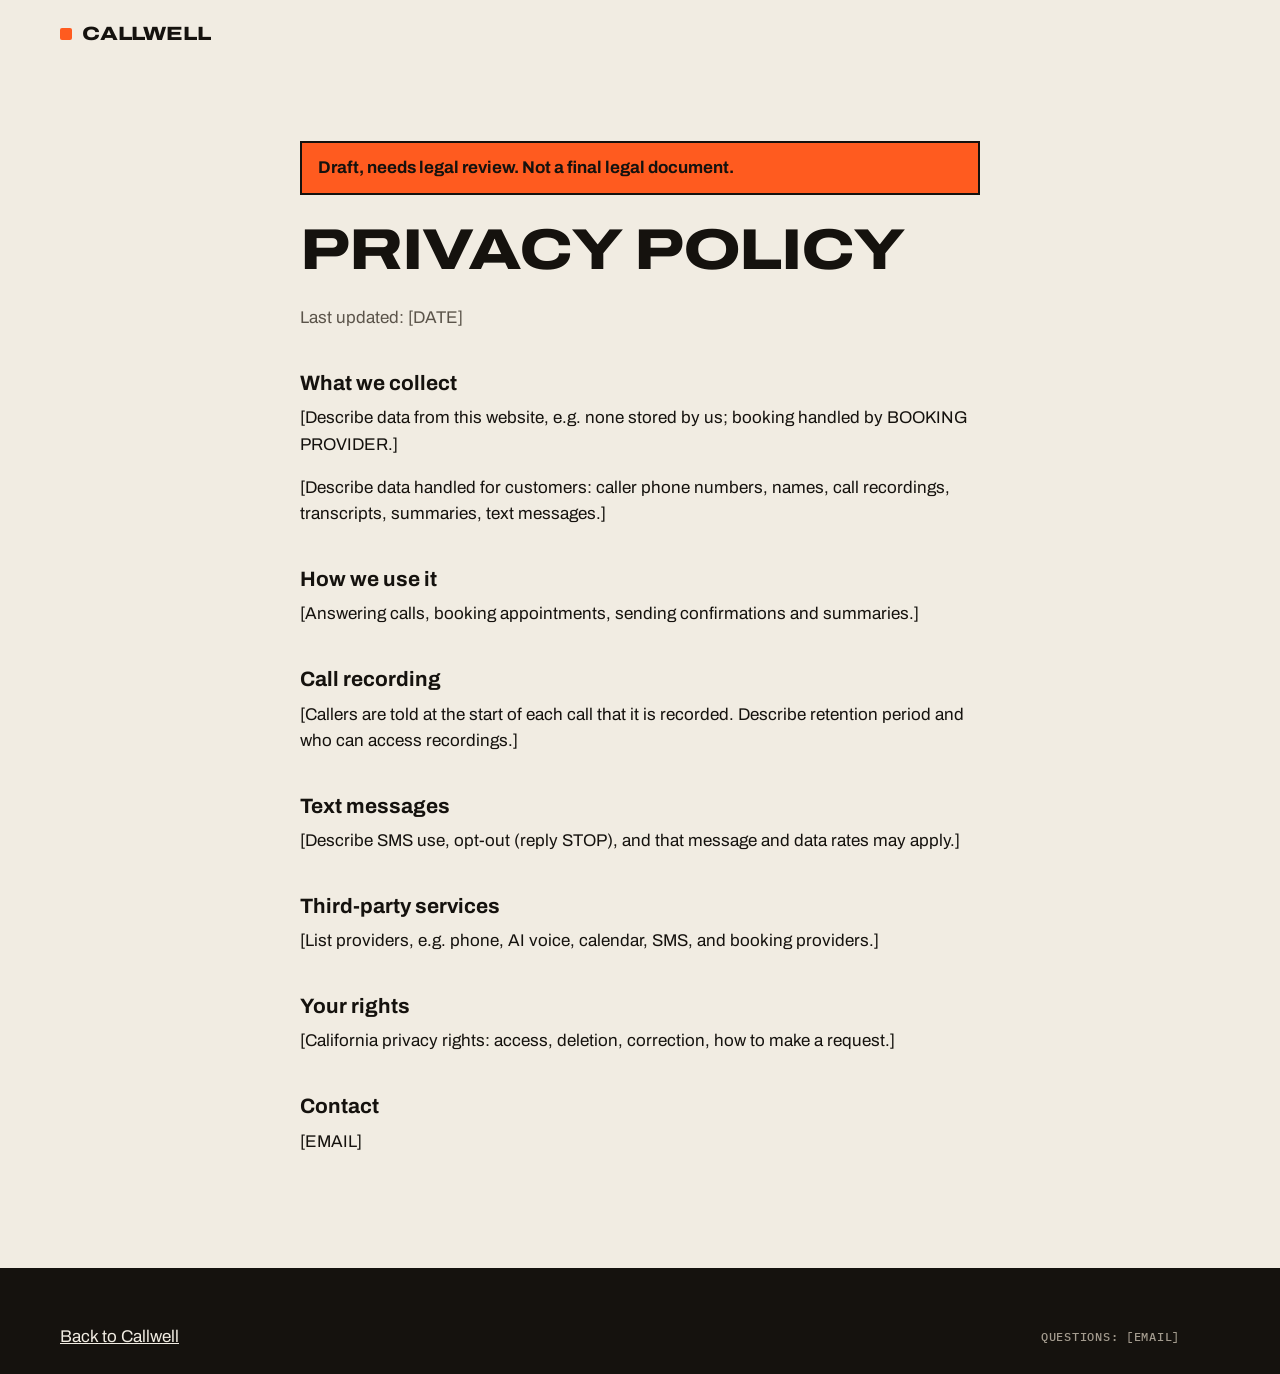
<file: privacy.html>
<!doctype html>
<html lang="en">
<head>
  <meta charset="utf-8">
  <meta name="viewport" content="width=device-width, initial-scale=1">
  <title>Privacy Policy | Callwell</title>
  <!-- Draft page: tell search engines not to index it until legal review is done -->
  <meta name="robots" content="noindex">
  <link rel="icon" href="favicon.svg" type="image/svg+xml">
  <link rel="preconnect" href="https://fonts.googleapis.com">
  <link rel="preconnect" href="https://fonts.gstatic.com" crossorigin>
  <link rel="stylesheet" href="https://fonts.googleapis.com/css2?family=Archivo:wdth,wght@100..125,400..900&family=IBM+Plex+Mono:wght@500&display=swap">
  <link rel="stylesheet" href="css/styles.css">
</head>
<body>
  <a class="skip-link" href="#main">Skip to main content</a>
  <header class="site-header">
    <div class="container site-header__inner">
      <a class="wordmark" href="index.html"><span class="wordmark__dot" aria-hidden="true"></span>Callwell</a>
    </div>
  </header>
  <main id="main" class="legal">
    <div class="container narrow">
      <p class="draft-banner" role="note">Draft, needs legal review. Not a final legal document.</p>
      <h1 class="display">Privacy Policy</h1>
      <p class="muted">Last updated: [DATE]</p>
      <!-- PLACEHOLDER OUTLINE. Have a lawyer write the real text. California law (CCPA/CPRA,
           CalOPPA) and call-recording consent rules apply to this business. -->
      <h2>What we collect</h2>
      <p>[Describe data from this website, e.g. none stored by us; booking handled by BOOKING PROVIDER.]</p>
      <p>[Describe data handled for customers: caller phone numbers, names, call recordings, transcripts, summaries, text messages.]</p>
      <h2>How we use it</h2>
      <p>[Answering calls, booking appointments, sending confirmations and summaries.]</p>
      <h2>Call recording</h2>
      <p>[Callers are told at the start of each call that it is recorded. Describe retention period and who can access recordings.]</p>
      <h2>Text messages</h2>
      <p>[Describe SMS use, opt-out (reply STOP), and that message and data rates may apply.]</p>
      <h2>Third-party services</h2>
      <p>[List providers, e.g. phone, AI voice, calendar, SMS, and booking providers.]</p>
      <h2>Your rights</h2>
      <p>[California privacy rights: access, deletion, correction, how to make a request.]</p>
      <h2>Contact</h2>
      <p>[EMAIL]</p>
    </div>
  </main>
  <footer class="site-footer">
    <div class="container site-footer__row">
      <p><a href="index.html">Back to Callwell</a></p>
      <p class="label">Questions: [EMAIL]</p>
    </div>
  </footer>
</body>
</html>
</file>
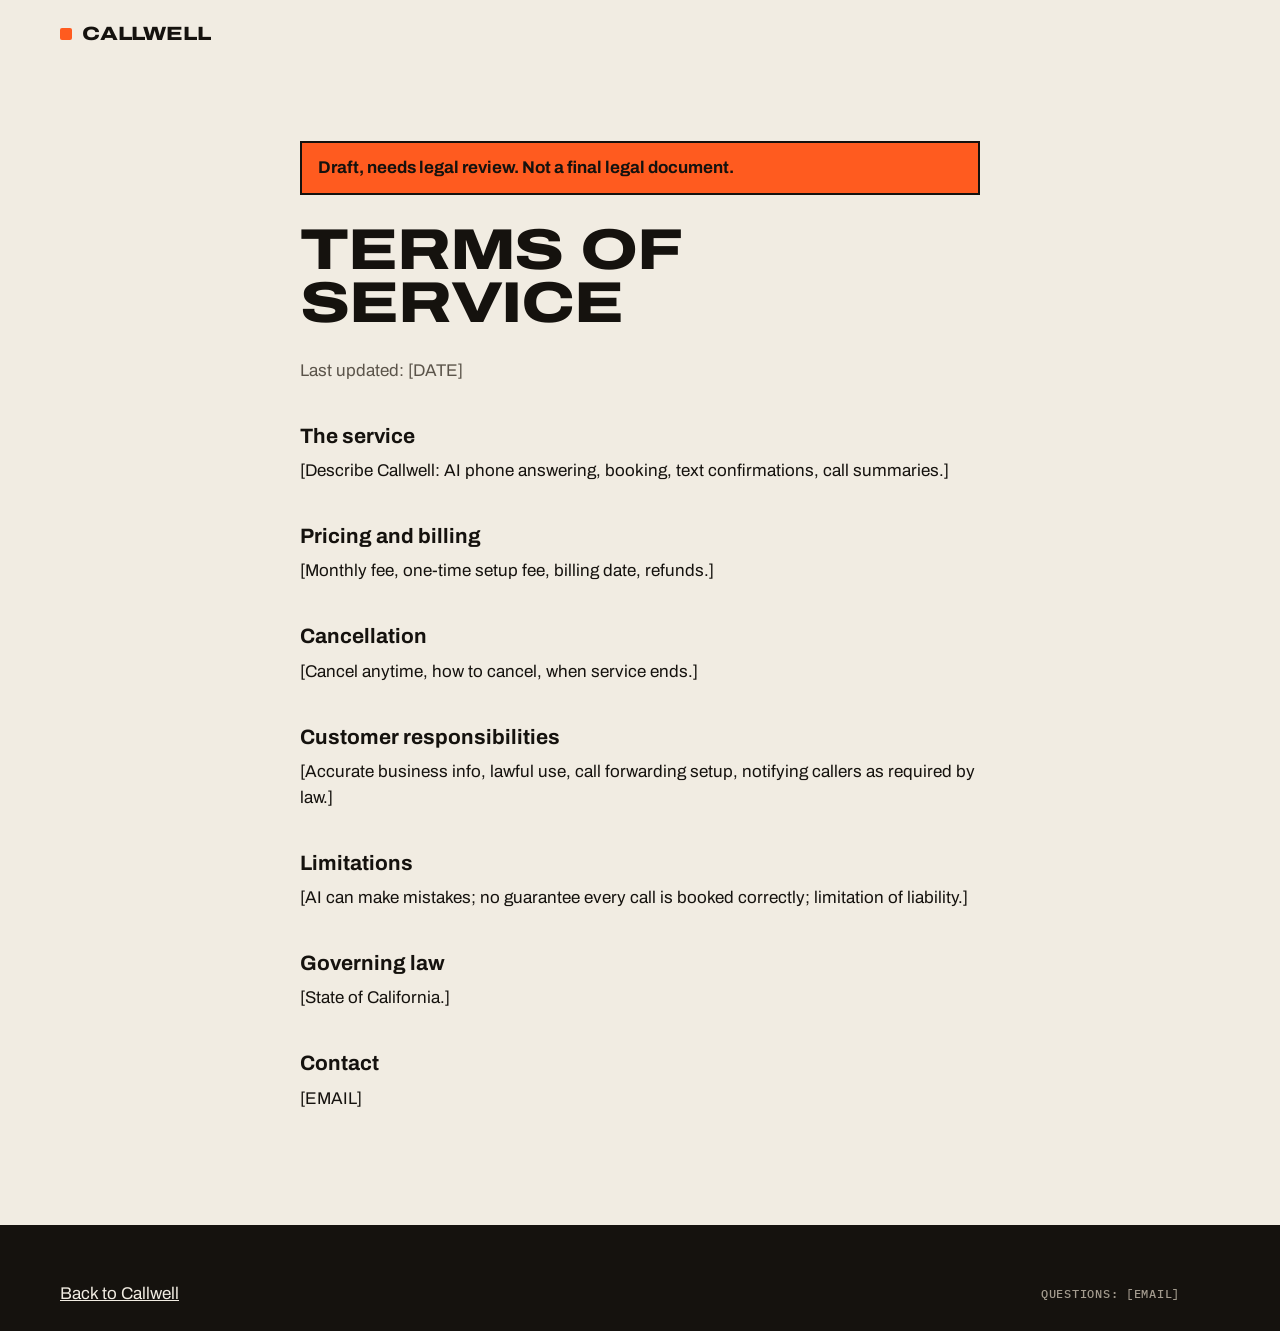
<file: terms.html>
<!doctype html>
<html lang="en">
<head>
  <meta charset="utf-8">
  <meta name="viewport" content="width=device-width, initial-scale=1">
  <title>Terms of Service | Callwell</title>
  <!-- Draft page: tell search engines not to index it until legal review is done -->
  <meta name="robots" content="noindex">
  <link rel="icon" href="favicon.svg" type="image/svg+xml">
  <link rel="preconnect" href="https://fonts.googleapis.com">
  <link rel="preconnect" href="https://fonts.gstatic.com" crossorigin>
  <link rel="stylesheet" href="https://fonts.googleapis.com/css2?family=Archivo:wdth,wght@100..125,400..900&family=IBM+Plex+Mono:wght@500&display=swap">
  <link rel="stylesheet" href="css/styles.css">
</head>
<body>
  <a class="skip-link" href="#main">Skip to main content</a>
  <header class="site-header">
    <div class="container site-header__inner">
      <a class="wordmark" href="index.html"><span class="wordmark__dot" aria-hidden="true"></span>Callwell</a>
    </div>
  </header>
  <main id="main" class="legal">
    <div class="container narrow">
      <p class="draft-banner" role="note">Draft, needs legal review. Not a final legal document.</p>
      <h1 class="display">Terms of Service</h1>
      <p class="muted">Last updated: [DATE]</p>
      <!-- PLACEHOLDER OUTLINE. Have a lawyer write the real text. -->
      <h2>The service</h2>
      <p>[Describe Callwell: AI phone answering, booking, text confirmations, call summaries.]</p>
      <h2>Pricing and billing</h2>
      <p>[Monthly fee, one-time setup fee, billing date, refunds.]</p>
      <h2>Cancellation</h2>
      <p>[Cancel anytime, how to cancel, when service ends.]</p>
      <h2>Customer responsibilities</h2>
      <p>[Accurate business info, lawful use, call forwarding setup, notifying callers as required by law.]</p>
      <h2>Limitations</h2>
      <p>[AI can make mistakes; no guarantee every call is booked correctly; limitation of liability.]</p>
      <h2>Governing law</h2>
      <p>[State of California.]</p>
      <h2>Contact</h2>
      <p>[EMAIL]</p>
    </div>
  </main>
  <footer class="site-footer">
    <div class="container site-footer__row">
      <p><a href="index.html">Back to Callwell</a></p>
      <p class="label">Questions: [EMAIL]</p>
    </div>
  </footer>
</body>
</html>
</file>
<file: css/styles.css>
/* ============================================================
   CALLWELL STYLES: "dispatch board" design
   Warm paper + ink + one accent (safety orange).
   Mobile first: base rules target phones, @media blocks add
   rules for wider screens.
   ============================================================ */

/* ---------- Design tokens (change colors here) ----------
   Contrast checked: ink on paper 15.9:1, muted on paper 6.3:1,
   ink on orange 6.0:1, orange on ink 6.0:1, accent-dark on any paper 5.0:1+. */
:root {
  --paper: #f1ece2;        /* main background, warm off-white */
  --paper-2: #e6dfd1;      /* alternate section background */
  --paper-3: #fbf8f2;      /* receipt card */
  --ink: #15120e;          /* near-black text and dark sections */
  --ink-2: #26211b;        /* raised surface on dark sections */
  --muted: #5b544a;        /* secondary text on paper */
  --muted-ink: #a39b8e;    /* secondary text on ink */
  --accent: #ff5b1f;       /* THE accent: safety orange. Never as text on paper. */
  --accent-dark: #a8350a;  /* orange that IS readable as text on all paper colors (5:1+) */
  --rule: rgba(21, 18, 14, 0.16);       /* hairline borders on paper */
  --rule-ink: rgba(241, 236, 226, 0.16); /* hairline borders on ink */
  --focus: var(--ink);     /* focus ring color, flipped on dark sections */
  --max: 1240px;
  --ease: cubic-bezier(0.2, 0.7, 0.1, 1); /* fast start, soft landing */
  --font: 'Archivo', system-ui, -apple-system, 'Segoe UI', Roboto, sans-serif;
  --mono: 'IBM Plex Mono', ui-monospace, 'SFMono-Regular', Menlo, monospace;
}

/* ---------- Reset and base ---------- */
*, *::before, *::after { box-sizing: border-box; }

html { scroll-behavior: smooth; scroll-padding-top: 80px; }

body {
  margin: 0;
  background: var(--paper);
  color: var(--ink);
  font-family: var(--font);
  font-size: 1.0625rem;
  line-height: 1.55;
  -webkit-font-smoothing: antialiased;
  padding-bottom: 76px; /* room for the sticky mobile bar */
}

h1, h2, h3 { margin: 0 0 0.5em; line-height: 1.05; }
h3 { font-size: 1.25rem; font-weight: 700; font-stretch: 108%; letter-spacing: -0.01em; }
p { margin: 0 0 1em; }
a { color: inherit; }

::selection { background: var(--accent); color: var(--ink); }

/* Visible focus ring for keyboard users. :focus-visible skips it for mouse clicks. */
:focus-visible { outline: 3px solid var(--focus); outline-offset: 3px; }

.container { width: 100%; max-width: var(--max); margin: 0 auto; padding: 0 20px; }
@media (min-width: 768px) { .container { padding: 0 40px; } }

.muted { color: var(--muted); }

/* Hides text visually but keeps it for screen readers */
.visually-hidden {
  position: absolute !important;
  width: 1px; height: 1px;
  overflow: hidden;
  clip: rect(0 0 0 0);
  white-space: nowrap;
}

.skip-link {
  position: absolute;
  left: 12px;
  top: -60px; /* hidden above the screen until focused */
  background: var(--ink);
  color: var(--paper);
  padding: 10px 16px;
  z-index: 100;
  font-weight: 700;
}
.skip-link:focus { top: 12px; }

/* ---------- Typography helpers ---------- */
/* Big headline style: wide (font-stretch), heavy, uppercase, tight lines. */
.display {
  font-family: var(--font);
  font-weight: 800;
  font-stretch: 125%;
  text-transform: uppercase;
  letter-spacing: -0.02em;
  line-height: 0.92;
}
.display--md { font-size: clamp(2rem, 7.5vw, 4.25rem); margin-bottom: 0.4em; }

/* Small monospace label, like a field on a work order */
.label {
  font-family: var(--mono);
  font-size: 0.75rem;
  font-weight: 500;
  letter-spacing: 0.06em;
  text-transform: uppercase;
  line-height: 1.4;
}
.section-label { color: var(--accent-dark); margin-bottom: 20px; }

/* ---------- Buttons ----------
   Hover effect: a second background (ink) grows from 0% to 100% height. */
.btn {
  display: inline-flex;
  align-items: center;
  justify-content: center;
  gap: 0.55em;
  text-align: center;
  min-height: 54px;          /* big tap target for thumbs */
  padding: 0 24px;
  border: 2px solid var(--ink);
  border-radius: 4px;        /* nearly square: sturdy, not bubbly */
  font-family: var(--font);
  font-weight: 700;
  font-stretch: 110%;
  font-size: 1rem;
  text-decoration: none;
  background-repeat: no-repeat;
  background-position: bottom;
  background-size: 100% 0%;
  transition: background-size 0.35s var(--ease), color 0.25s ease, border-color 0.25s ease;
}
.btn:hover { background-size: 100% 100%; }
.btn--accent { background-color: var(--accent); background-image: linear-gradient(var(--ink), var(--ink)); color: var(--ink); }
.btn--accent:hover { color: var(--paper); }
.btn--line { background-image: linear-gradient(var(--ink), var(--ink)); color: var(--ink); }
.btn--line:hover { color: var(--paper); }
.btn--ink { background-color: var(--ink); background-image: linear-gradient(var(--paper), var(--paper)); color: var(--paper); }
.btn--ink:hover { color: var(--ink); }
.btn--paper { background-color: var(--paper); color: var(--ink); border-color: var(--paper); }
.btn--small { min-height: 42px; padding: 0 16px; font-size: 0.9rem; }
.btn--block { width: 100%; }
.btn .arrow { transition: transform 0.3s var(--ease); }
.btn:hover .arrow { transform: translateX(5px); }
.icon { width: 18px; height: 18px; fill: currentColor; flex: none; }

.cta-row { display: flex; flex-direction: column; gap: 12px; margin-top: 32px; }
@media (min-width: 560px) { .cta-row { flex-direction: row; flex-wrap: wrap; } }

/* ---------- Live dot: an orange dot with a ring that pulses outward ---------- */
.live-dot {
  position: relative;
  display: inline-block;
  width: 8px;
  height: 8px;
  border-radius: 50%;
  background: var(--accent);
  margin-right: 6px;
  vertical-align: 1px;
}
.live-dot::after {
  content: '';
  position: absolute;
  inset: 0;
  border-radius: 50%;
  border: 2px solid var(--accent);
  animation: ping 1.8s var(--ease) infinite;
}
@keyframes ping {
  from { transform: scale(1); opacity: 0.9; }
  to { transform: scale(3); opacity: 0; }
}

/* ---------- Header ----------
   Sticky. main.js adds .is-hidden when you scroll down (more room to read)
   and removes it when you scroll up (menu is right there when you want it). */
.site-header {
  position: sticky;
  top: 0;
  z-index: 30;
  background: var(--paper);
  border-bottom: 1px solid transparent;
  transition: transform 0.4s var(--ease), border-color 0.3s ease;
}
.site-header.is-scrolled { border-color: var(--rule); }
.site-header.is-hidden { transform: translateY(-100%); }
.site-header__inner { display: flex; align-items: center; justify-content: space-between; gap: 24px; height: 68px; }

.wordmark {
  font-weight: 800;
  font-stretch: 125%;
  text-transform: uppercase;
  letter-spacing: -0.01em;
  font-size: 1.2rem;
  text-decoration: none;
  display: inline-flex;
  align-items: center;
  gap: 4px;
}
.wordmark__dot { width: 12px; height: 12px; background: var(--accent); border-radius: 2px; margin-right: 6px; }

.site-nav { display: none; margin-left: auto; }
.site-nav ul { list-style: none; display: flex; gap: 28px; margin: 0; padding: 0; }
/* Underline that grows from left on hover */
.site-nav a {
  text-decoration: none;
  font-weight: 600;
  background: linear-gradient(currentColor, currentColor) no-repeat left bottom / 0% 2px;
  transition: background-size 0.3s var(--ease);
  padding-bottom: 2px;
}
.site-nav a:hover { background-size: 100% 2px; }
@media (min-width: 860px) { .site-nav { display: block; } }

/* ---------- Load-in animations (pure CSS, start instantly) ----------
   --d is a delay step set in the HTML (style="--d: 2"). */
.mask { display: block; overflow: hidden; padding-bottom: 0.06em; margin-bottom: -0.06em; }
.rise {
  display: inline-block;
  transform: translateY(105%);
  animation: rise 0.95s var(--ease) forwards;
  animation-delay: calc(var(--d, 0) * 90ms + 80ms);
}
@keyframes rise { to { transform: translateY(0); } }

.fade-in {
  opacity: 0;
  transform: translateY(18px);
  animation: fade-up 0.9s var(--ease) forwards;
  animation-delay: calc(var(--d, 0) * 90ms + 150ms);
}
@keyframes fade-up { to { opacity: 1; transform: none; } }
/* The hero paragraph is the biggest text on phones, so Google's "Largest Contentful
   Paint" speed score waits for it. It slides but never starts invisible, so it counts
   as painted from the very first frame. */
.hero__sub.fade-in { opacity: 1; animation-name: slide-up; }
@keyframes slide-up { to { transform: none; } }

/* ---------- Hero ---------- */
.hero { padding-top: 28px; overflow: hidden; }
.hero__grid { display: grid; gap: 40px; }
.hero__status { color: var(--muted); margin-bottom: 24px; }
.hero__title { font-size: clamp(2.2rem, 10vw, 8.6rem); margin-bottom: 28px; }
.accent-dot { color: var(--accent); }
.hero__sub { font-size: 1.15rem; max-width: 34em; color: #2f2a23; }

/* Desktop: the title spans the full width, then copy on the left and the call card on the right.
   display: contents makes .hero__copy's children act as direct grid items. */
@media (min-width: 960px) {
  .hero { padding-top: 48px; }
  .hero__grid {
    grid-template-columns: 1.1fr 1fr;
    grid-template-areas:
      'status status'
      'title  title'
      'sub    call'
      'cta    call';
    grid-template-rows: auto auto auto 1fr; /* last row soaks up the card's extra height */
    column-gap: 64px;
    row-gap: 0;
    align-items: start;
  }
  .hero__copy { display: contents; }
  .hero__status { grid-area: status; }
  .hero__title { grid-area: title; }
  .hero__sub { grid-area: sub; font-size: 1.25rem; }
  #hero-ctas { grid-area: cta; margin-top: 8px; }
  .call { grid-area: call; }
}

/* ---------- Live call card ---------- */
.call {
  margin: 0;
  background: var(--ink);
  color: var(--paper);
  border-radius: 6px;
  padding: 18px;
  --focus: var(--accent);
  box-shadow: 0 30px 60px -30px rgba(21, 18, 14, 0.5);
}
.call__bar { display: flex; justify-content: space-between; padding-bottom: 14px; border-bottom: 1px solid var(--rule-ink); }
.call__timer { color: var(--muted-ink); font-variant-numeric: tabular-nums; }
.call__log { list-style: none; margin: 16px 0 0; padding: 0; display: grid; gap: 10px; }
.call__caption { color: var(--muted-ink); margin-top: 16px; }

.msg { padding: 12px 14px; border-radius: 4px; font-size: 0.95rem; line-height: 1.45; position: relative; }
.msg .label { display: block; margin-bottom: 4px; color: var(--muted-ink); }
.msg--agent { background: var(--ink-2); margin-right: 12%; }
.msg--agent .label { color: var(--accent); }
.msg--caller { border: 1px solid var(--rule-ink); margin-left: 12%; }
.event { display: flex; gap: 10px; align-items: center; font-size: 0.92rem; padding: 2px 2px; }
.event strong { font-family: var(--mono); font-weight: 500; text-transform: uppercase; font-size: 0.75rem; letter-spacing: 0.06em; color: var(--accent); margin-right: 6px; }
.event__tick {
  display: grid; place-items: center;
  width: 22px; height: 22px; border-radius: 50%;
  background: var(--accent); color: var(--ink);
  font-size: 0.75rem; font-weight: 700; flex: none;
}

/* Animation states, only active once main.js adds .is-playing.
   Without JS every line is simply visible. */
.call.is-playing [data-step] { opacity: 0; transform: translateY(8px); transition: opacity 0.45s var(--ease), transform 0.45s var(--ease); }
.call.is-playing [data-step].is-shown { opacity: 1; transform: none; }
/* "Typing": hide the words and show three bouncing dots in their place */
.msg.is-typing { color: transparent; }
.msg.is-typing .label { color: transparent; }
.msg.is-typing::after {
  content: '';
  position: absolute;
  left: 14px;
  top: 50%;
  width: 6px; height: 6px;
  border-radius: 50%;
  background: var(--muted-ink);
  box-shadow: 12px 0 var(--muted-ink), 24px 0 var(--muted-ink);
  animation: typing 0.9s ease-in-out infinite;
}
@keyframes typing { 50% { opacity: 0.3; } }

/* ---------- Waveform band ---------- */
.wave { position: relative; height: clamp(150px, 26vh, 300px); margin-top: 48px; }
.wave__fallback { position: absolute; inset: 0; width: 100%; height: 100%; transition: opacity 0.8s ease; }
.wave__fallback path { fill: none; stroke-width: 1.25; vector-effect: non-scaling-stroke; }
.wave__fallback .i { stroke: var(--ink); }
.wave__fallback .a { stroke: var(--accent); }
.wave canvas { position: absolute; inset: 0; width: 100%; height: 100%; opacity: 0; transition: opacity 1s ease; }
.wave canvas.is-ready { opacity: 1; }
.wave.has-canvas .wave__fallback { opacity: 0; }

/* ---------- Ticker: text strip that scrolls sideways forever ----------
   Two identical groups side by side. Moving the track left by exactly 50%
   lines group 2 up where group 1 started, so the loop has no visible seam. */
.ticker { background: var(--ink); color: var(--paper); overflow: hidden; padding: 18px 0; }
.ticker__track { display: flex; width: max-content; animation: ticker 32s linear infinite; }
.ticker:hover .ticker__track { animation-play-state: paused; }
.ticker__group { display: flex; margin: 0; }
.ticker__group span {
  font-weight: 800;
  font-stretch: 125%;
  text-transform: uppercase;
  font-size: clamp(1.1rem, 2.6vw, 1.6rem);
  white-space: nowrap;
  display: inline-flex;
  align-items: center;
}
.ticker__group span::after { content: '\2733'; color: var(--accent); margin: 0 28px; font-size: 0.8em; } /* ✳ */
@keyframes ticker { to { transform: translateX(-50%); } }

/* ---------- Sections ---------- */
.section { padding: 88px 0; }
.section--alt { background: var(--paper-2); }
.section--rule { border-top: 1px solid var(--rule); }
.section--ink { background: var(--ink); color: var(--paper); --focus: var(--accent); }
.section--ink .muted, .section--ink .hint { color: var(--muted-ink); }
.section--ink .section-label { color: var(--accent); }
@media (min-width: 768px) { .section { padding: 136px 0; } }

/* Word-by-word headline reveal (main.js wraps each word in .word inside .word-mask) */
.word-mask { display: inline-block; overflow: hidden; vertical-align: top; padding-bottom: 0.08em; margin-bottom: -0.08em; }
.word { display: inline-block; }

/* ---------- Problem ---------- */
.problem__big {
  font-size: clamp(1.7rem, 5.4vw, 3.7rem);
  font-weight: 700;
  font-stretch: 110%;
  line-height: 1.12;
  letter-spacing: -0.02em;
  max-width: 24ch;
  margin-bottom: 56px;
}
.problem__foot { display: grid; gap: 8px; max-width: 900px; color: var(--muted); font-size: 1.1rem; }
.problem__answer {
  color: var(--ink);
  font-weight: 700;
  font-stretch: 110%;
  /* Orange "highlighter" stroke under the words. clone = repeat it on every wrapped line. */
  background: linear-gradient(var(--accent), var(--accent)) no-repeat 0 92% / 100% 0.3em;
  -webkit-box-decoration-break: clone;
  box-decoration-break: clone;
}
@media (min-width: 768px) { .problem__foot { grid-template-columns: 1fr 1fr; gap: 48px; align-items: start; } }

/* ---------- How it works ---------- */
.how { display: grid; gap: 40px; }
.how__steps { position: relative; padding-left: 28px; }
.how__progress { position: absolute; left: 0; top: 0; bottom: 0; width: 2px; background: var(--rule); }
.how__progress-fill { position: absolute; inset: 0; background: var(--accent); transform-origin: top; }
.steps { list-style: none; margin: 0; padding: 0; }
.step { padding: 32px 0; border-top: 1px solid var(--rule); }
.step:first-child { border-top: 0; padding-top: 0; }
.step__num { display: block; color: var(--accent-dark); margin-bottom: 12px; }
.step h3 { font-size: clamp(1.4rem, 3.2vw, 2rem); font-weight: 800; font-stretch: 115%; text-transform: uppercase; letter-spacing: -0.015em; }
.step p { color: var(--muted); max-width: 34em; margin: 0; }
@media (min-width: 960px) {
  .how { grid-template-columns: 5fr 7fr; gap: 64px; }
  .how__head { position: sticky; top: 110px; align-self: start; }
}

/* ---------- Calculator ---------- */
.calc-wrap { display: grid; gap: 48px; }
.calc { display: grid; gap: 28px; }
.field__top { display: flex; justify-content: space-between; align-items: baseline; gap: 16px; margin-bottom: 6px; }
.field label { font-weight: 600; }
.field__val { font-family: var(--mono); font-size: 1.15rem; font-variant-numeric: tabular-nums; }
.hint { color: var(--muted); font-size: 0.875rem; margin: 8px 0 0; }

/* Custom range slider. --fill (set by main.js) colors the track up to the thumb. */
input[type='range'] {
  -webkit-appearance: none;
  appearance: none;
  width: 100%;
  height: 44px;               /* tall invisible hit area for fingers */
  background: transparent;
  margin: 0;
  cursor: pointer;
  --fill: 50%;
}
input[type='range']::-webkit-slider-runnable-track {
  height: 4px;
  border-radius: 2px;
  background: linear-gradient(90deg, var(--accent) var(--fill), var(--rule-ink) var(--fill));
}
input[type='range']::-moz-range-track { height: 4px; border-radius: 2px; background: var(--rule-ink); }
input[type='range']::-moz-range-progress { height: 4px; border-radius: 2px; background: var(--accent); }
input[type='range']::-webkit-slider-thumb {
  -webkit-appearance: none;
  width: 26px; height: 26px;
  margin-top: -11px;          /* centers the thumb on the 4px track */
  border-radius: 50%;
  background: var(--accent);
  border: 4px solid var(--ink);
  box-shadow: 0 0 0 2px var(--accent);
  transition: transform 0.2s var(--ease);
}
input[type='range']::-moz-range-thumb {
  width: 18px; height: 18px;
  border-radius: 50%;
  background: var(--accent);
  border: 4px solid var(--ink);
  box-shadow: 0 0 0 2px var(--accent);
}
input[type='range']:active::-webkit-slider-thumb { transform: scale(1.15); }
input[type='range']:focus-visible { outline: 3px solid var(--accent); outline-offset: 4px; }

.calc__result { border-top: 2px solid var(--accent); padding-top: 24px; margin-top: 8px; }
.calc__result .label { color: var(--muted-ink); margin: 0; }
.calc__total {
  display: block;
  font-weight: 800;
  font-stretch: 125%;
  font-size: clamp(3rem, 13vw, 6.5rem);
  line-height: 1;
  letter-spacing: -0.03em;
  color: var(--accent);
  margin: 8px 0 4px;
  font-variant-numeric: tabular-nums;
}
@media (min-width: 960px) { .calc-wrap { grid-template-columns: 5fr 7fr; gap: 64px; } }

/* ---------- Trades ---------- */
.trades { list-style: none; margin: 40px 0 0; padding: 0; display: grid; border-top: 1px solid var(--rule); }
.trades li {
  position: relative;
  display: flex;
  align-items: baseline;
  gap: 16px;
  padding: 16px 8px;
  border-bottom: 1px solid var(--rule);
  font-weight: 800;
  font-stretch: 125%;
  text-transform: uppercase;
  font-size: clamp(1.5rem, 5.5vw, 2.6rem);
  letter-spacing: -0.02em;
  line-height: 1.1;
  isolation: isolate;
}
.trades .label { color: var(--muted); letter-spacing: 0.06em; }
/* Hover: orange fill rises from the bottom of the row */
.trades li::before {
  content: '';
  position: absolute;
  inset: 0;
  z-index: -1;
  background: var(--accent);
  transform: scaleY(0);
  transform-origin: bottom;
  transition: transform 0.4s var(--ease);
}
@media (hover: hover) {
  .trades li:hover::before { transform: scaleY(1); }
  .trades li:hover .label { color: var(--ink); }
}
@media (min-width: 768px) { .trades { grid-template-columns: 1fr 1fr; column-gap: 40px; } }

/* ---------- Features (spec sheet grid) ---------- */
.specs {
  list-style: none;
  margin: 40px 0 0;
  padding: 0;
  display: grid;
  border-top: 1px solid var(--rule);
  border-left: 1px solid var(--rule);
}
.spec { padding: 32px 24px; border-right: 1px solid var(--rule); border-bottom: 1px solid var(--rule); }
.spec p { color: var(--muted); margin: 0; }
.spec__icon { width: 34px; height: 34px; margin-bottom: 28px; fill: none; stroke: var(--ink); stroke-width: 1.5; stroke-linecap: round; stroke-linejoin: round; }
/* pathLength="1" in the HTML means a dash of length 1 covers the whole line.
   Animating dashoffset from 1 to 0 "draws" the icon. */
.spec__icon * { stroke-dasharray: 1; stroke-dashoffset: 0; }
.spec:hover .spec__icon { stroke: var(--accent-dark); }
@media (min-width: 640px) { .specs { grid-template-columns: 1fr 1fr; } }
@media (min-width: 1024px) { .specs { grid-template-columns: repeat(3, 1fr); } .spec { padding: 40px 32px; } }

/* ---------- Pricing (receipt) ---------- */
.pricing { display: grid; gap: 40px; align-items: start; }
.receipt {
  background: var(--paper-3);
  border: 1px solid var(--ink);
  border-radius: 4px;
  padding: 28px 24px;
  box-shadow: 8px 8px 0 var(--ink); /* hard offset shadow: a printed, physical feel */
}
.receipt__price {
  font-weight: 800;
  font-stretch: 125%;
  font-size: clamp(4rem, 16vw, 7rem);
  line-height: 0.9;
  letter-spacing: -0.04em;
  margin: 0 0 24px;
  display: flex;
  align-items: baseline;
  gap: 10px;
  flex-wrap: wrap;
}
.receipt__per { letter-spacing: 0.06em; color: var(--muted); }
.receipt__lines { margin: 0 0 24px; padding: 16px 0; border-top: 2px dashed var(--rule); border-bottom: 2px dashed var(--rule); font-family: var(--mono); font-size: 0.9rem; }
.receipt__lines div { display: flex; align-items: baseline; padding: 6px 0; }
/* Dotted "leader" line between the item and the price, like a printed receipt */
.receipt__lines dt { flex: 1; display: flex; align-items: baseline; text-transform: uppercase; }
.receipt__lines dt::after { content: ''; flex: 1; border-bottom: 2px dotted var(--rule); margin: 0 10px; }
.receipt__lines dd { margin: 0; font-weight: 500; }
.receipt__list { list-style: none; margin: 0 0 28px; padding: 0; display: grid; gap: 10px; }
.receipt__list li { display: flex; gap: 10px; }
.receipt__list li::before { content: '\2733'; color: var(--accent-dark); } /* ✳ */
@media (min-width: 960px) {
  .pricing { grid-template-columns: 1fr 1fr; gap: 64px; }
  .receipt { padding: 40px; }
}

/* ---------- FAQ ---------- */
.faq-wrap { display: grid; gap: 32px; }
.faq { border-top: 1px solid var(--ink); }
.faq details { border-bottom: 1px solid var(--rule); }
.faq summary {
  cursor: pointer;
  list-style: none;          /* hide the default triangle */
  position: relative;
  padding: 24px 56px 24px 0;
  font-weight: 700;
  font-stretch: 110%;
  font-size: clamp(1.1rem, 2.4vw, 1.4rem);
  line-height: 1.25;
}
.faq summary::-webkit-details-marker { display: none; }
/* Plus icon drawn with two bars. When open, it rotates 45deg into an X. */
.faq summary::before, .faq summary::after {
  content: '';
  position: absolute;
  right: 8px;
  top: 50%;
  width: 18px;
  height: 2px;
  background: var(--ink);
  transition: transform 0.35s var(--ease);
}
.faq summary::after { transform: rotate(90deg); }
.faq details[open] summary::before { transform: rotate(45deg); }
.faq details[open] summary::after { transform: rotate(135deg); }
.faq details p { color: var(--muted); padding-bottom: 24px; margin: 0; max-width: 40em; }
/* Smooth open/close in browsers that support animating to height: auto (Chrome 131+).
   Others just snap open, which is fine. */
@supports (interpolate-size: allow-keywords) {
  :root { interpolate-size: allow-keywords; }
  .faq details::details-content { height: 0; overflow: hidden; transition: height 0.4s var(--ease), content-visibility 0.4s allow-discrete; }
  .faq details[open]::details-content { height: auto; }
}
@media (min-width: 960px) { .faq-wrap { grid-template-columns: 5fr 7fr; gap: 64px; } }

/* ---------- Final CTA (full orange) ---------- */
.final { background: var(--accent); color: var(--ink); padding: 96px 0 112px; --focus: var(--ink); }
.final__number {
  display: block;
  font-size: clamp(2.4rem, 10.5vw, 9rem);
  text-decoration: none;
  margin: 20px 0 28px;
  overflow-wrap: anywhere;
  background: linear-gradient(var(--ink), var(--ink)) no-repeat left bottom / 0% 0.08em;
  transition: background-size 0.5s var(--ease);
  width: fit-content;
  max-width: 100%;
}
.final__number:hover { background-size: 100% 0.08em; }
.final__sub { font-size: 1.15rem; max-width: 34em; margin-bottom: 28px; }

/* ---------- Footer ---------- */
.site-footer { background: var(--ink); color: var(--paper); padding: 56px 0 24px; overflow: hidden; --focus: var(--accent); }
.site-footer__row { display: grid; gap: 14px; }
.site-footer__row p { margin: 0; }
.site-footer .label { color: var(--muted-ink); }
.footer-links { list-style: none; padding: 0; margin: 0; display: flex; gap: 24px; }
.footer-mark {
  margin: 48px 0 0;
  font-size: min(13.2vw, 176px);  /* sized so the word spans the full width without overflowing */
  color: var(--accent);
  line-height: 0.8;
  white-space: nowrap;
}
@media (min-width: 768px) {
  .site-footer__row { grid-template-columns: 1fr auto auto; align-items: center; gap: 40px; }
}

/* ---------- Sticky mobile call bar ----------
   Hidden (and not focusable, thanks to visibility) until main.js adds .is-visible. */
.mobile-bar {
  position: fixed;
  inset: auto 0 0 0;
  z-index: 20;
  display: flex;
  gap: 10px;
  padding: 10px 16px calc(10px + env(safe-area-inset-bottom)); /* clears the iPhone home bar */
  background: var(--ink);
  --focus: var(--accent);
  transform: translateY(110%);
  visibility: hidden;
  transition: transform 0.4s var(--ease), visibility 0s linear 0.4s;
}
.mobile-bar.is-visible { transform: none; visibility: visible; transition: transform 0.4s var(--ease), visibility 0s; }
.mobile-bar .btn { min-height: 50px; }
.mobile-bar .btn--accent { border-color: var(--accent); }
.mobile-bar .btn--paper { flex: none; }
@media (min-width: 768px) {
  .mobile-bar { display: none; }
  body { padding-bottom: 0; }
}

/* ---------- Legal pages ---------- */
.legal { padding: 72px 0 96px; }
.legal .container { max-width: 760px; }
.legal h1 { font-size: clamp(2.2rem, 8vw, 3.6rem); }
.legal h2 { font-size: 1.3rem; margin-top: 2em; }
.draft-banner {
  border: 2px solid var(--ink);
  background: var(--accent);
  padding: 12px 16px;
  font-weight: 700;
  margin-bottom: 28px;
}

/* ---------- Reduced motion ----------
   Visitor asked their OS for less motion: stop all animation and show every
   element in its FINAL state (otherwise things that start hidden would stay hidden). */
@media (prefers-reduced-motion: reduce) {
  html { scroll-behavior: auto; }
  *, *::before, *::after { animation: none !important; transition: none !important; }
  .rise, .fade-in { transform: none; opacity: 1; }
  .live-dot::after { display: none; }
  .ticker__track { flex-wrap: wrap; width: auto; }
  .ticker__group[aria-hidden='true'] { display: none; }
  .ticker__group { flex-wrap: wrap; row-gap: 8px; padding: 0 20px; }
}
</file>
